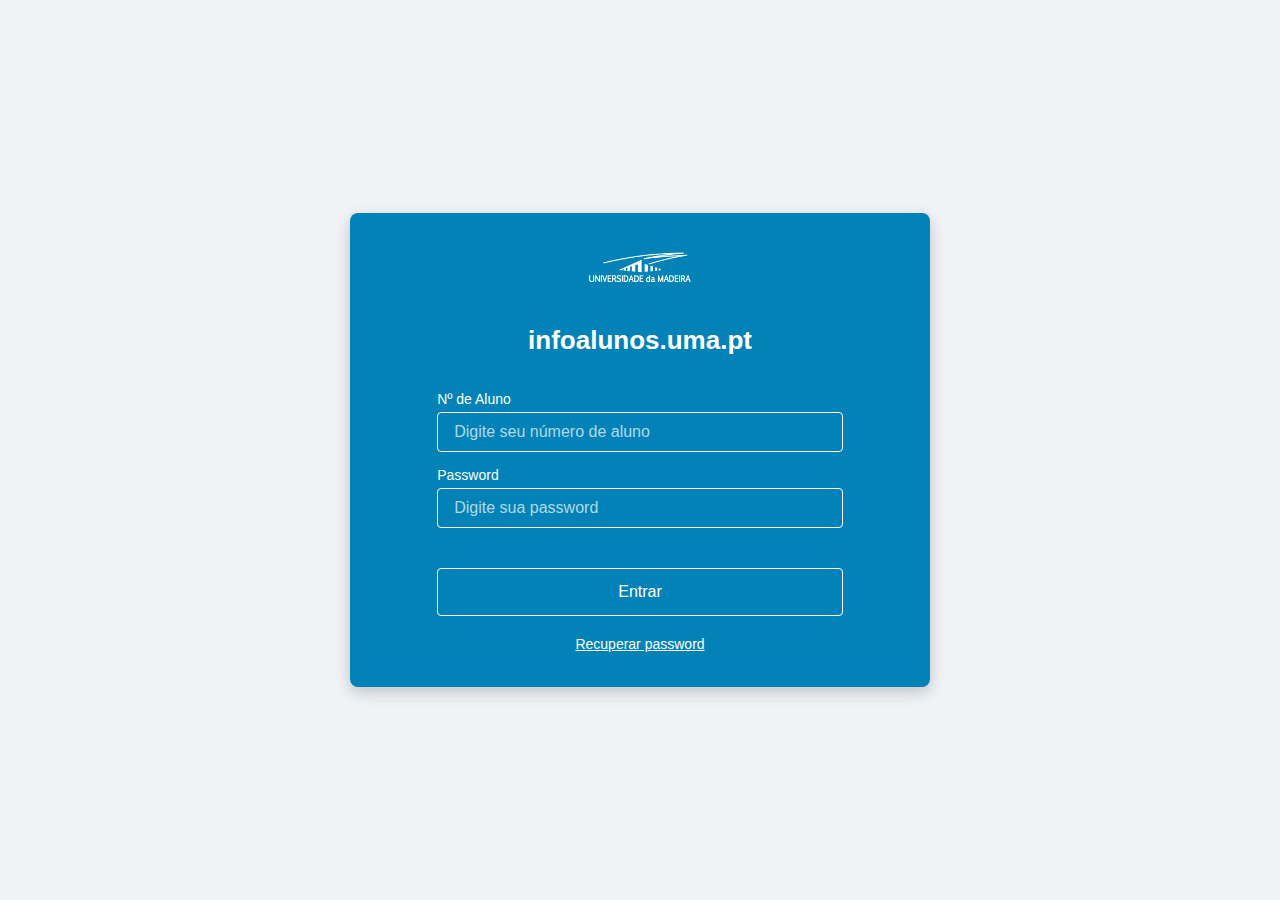
<file: index.html>
<!DOCTYPE html>
<html lang="en">
<head>
  <meta charset="UTF-8" />
  <meta name="viewport" content="width=device-width, initial-scale=1.0" />
  <title>Login - InfoAlunos</title>
  <style>
    * {
      box-sizing: border-box;
    }

    body {
      display: flex;
      justify-content: center;
      align-items: center;
      min-height: 100vh;
      margin: 0;
      background-color: #f0f2f5;
      font-family: Arial, sans-serif;
    }

    .loginbox {
      background-color: #0282b6;
      width: 580px;
      padding: 35px 30px;
      display: flex;
      flex-direction: column;
      align-items: center;
      box-shadow: 0 5px 15px rgba(0,0,0,0.2);
      border-radius: 8px;
    }

    .loginbox img {
      max-width: 120px;
      margin-bottom: 20px;
    }

    .infoalunos {
      color: white;
      margin-bottom: 35px;
      font-weight: bold;
      font-size: 26px;
    }

    .form {
      width: 78%;
      max-width: 460px;
      display: flex;
      flex-direction: column;
    }

    .label {
      color: white;
      font-size: 14px;
      margin-bottom: 5px;
      width: 100%;
    }

    .input {
      padding: 10px 16px;
      width: 100%;
      margin-bottom: 15px;
      font-size: 16px;
      border: 1px solid white;
      border-radius: 4px;
      background-color: transparent;
      color: white;
      transition: 0.3s;
    }

    .input::placeholder {
      color: rgba(255,255,255,0.7);
    }

    .input:focus {
      outline: none;
      background-color: rgba(255,255,255,0.1);
    }

    .entrar {
      padding: 14px 30px;
      width: 100%;
      border: 1px solid white;
      background-color: transparent;
      color: white;
      margin-top: 25px;
      font-size: 16px;
      cursor: pointer;
      border-radius: 4px;
      transition: 0.3s;
    }

    .entrar:hover {
      background-color: white;
      color: #0282b6;
    }

    .pass {
      color: white;
      margin-top: 20px;
      text-decoration: underline;
      font-size: 14px;
    }

    @media (max-width: 650px) {
      .loginbox {
        width: 90%;
        padding: 25px 20px;
      }
      .form {
        width: 100%;
        max-width: none;
      }
    }
  </style>
</head>
<body>
  <div class="loginbox">
    <img src="./logo_uma_branco.png" alt="Logo UMA">
    <h1 class="infoalunos">infoalunos.uma.pt</h1>

    <form class="form" action="pagina_inicial.html" method="GET">
      <label class="label">Nº de Aluno</label>
      <input type="text" class="input" placeholder="Digite seu número de aluno" />

      <label class="label">Password</label>
      <input type="password" class="input" placeholder="Digite sua password" />

      <button class="entrar" type="submit">Entrar</button>

    </form>

    <a class="pass" href="recuperar-password.html">Recuperar password</a>
  </div>
</body>
</html>
</file>
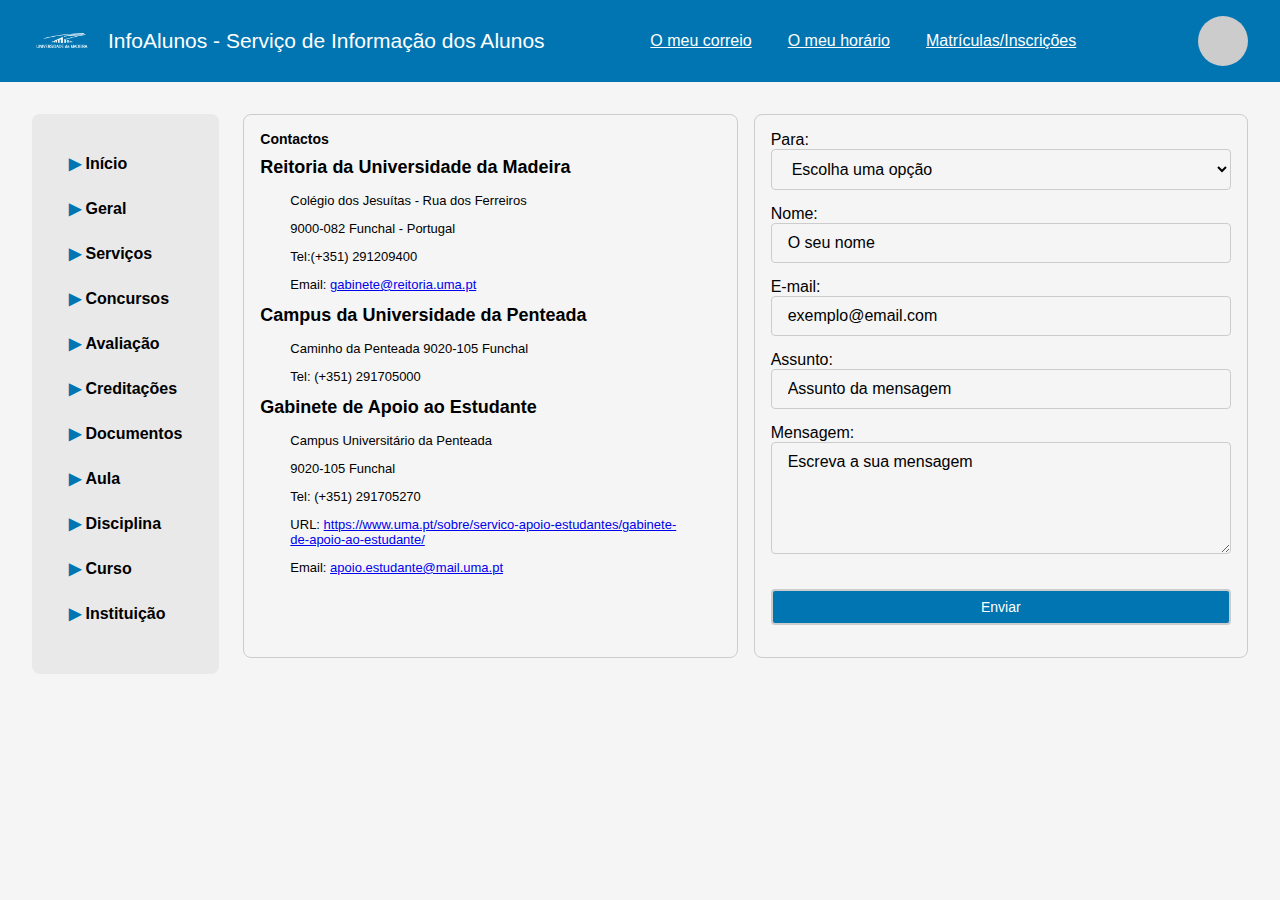
<file: ajuda.html>
<!DOCTYPE html>
<html lang="pt">
<head>
    <meta charset="UTF-8" />
    <meta name="viewport" content="width=device-width, initial-scale=1.0" />
    <title>InfoAlunos - Página Inicial</title>
    <link rel="stylesheet" href="dark-mode.css" />
    <link rel="stylesheet" href="styles.css" />
    <link rel="stylesheet" href="topbar.css" />
    <link rel="stylesheet" href="layout.css" />
</head>
<body>
    <div class="top-bar">
        <div class="top-left">
            <img src="logo_uma_branco.png" alt="Logo UMA" />
            <h1>InfoAlunos - Serviço de Informação dos Alunos</h1>
        </div>
        <div class="user-options">
            <a href="#">O meu correio</a>
            <a href="#">O meu horário</a>
            <a href="#">Matrículas/Inscrições</a>
        </div>    
        <div class="user-photo"></div>
    </div>
    <input type="checkbox" id="menu-toggle" hidden>
    <label for="menu-toggle" class="menu-btn">☰ Menu</label>
    <label for="menu-toggle" class="overlay"></label>
    <div class="container">
        <div class="sidebar">
            <details>
                <summary>Início</summary>
            </details>
            <details>
                <summary>Geral</summary>
                <ul>
                    <li>Processos</li>
                    <li>Dados pessoais</li>
                    <li>Privacidade</li>
                    <li>Ajuda</li>
                </ul>
            </details>
            <details>
                <summary>Serviços</summary>
                <ul>
                    <li>Pagamentos</li>
                    <li>Matrículas/Inscrições</li>
                    <li>Inscrição em turmas</li>
                    <li>Requerimentos</li>
                    <li>Cartão universitário</li>
                    <li>SASUMa - Bolsas</li>
                </ul>
            </details>
            <details>
                <summary>Concursos</summary>
                <ul>
                    <li>Candidaturas</li>
                </ul>
            </details>
            <details>
                <summary>Avaliação</summary>
                <ul>
                    <li>Pautas</li>
                    <li>Reclamação de nota</li>
                    <li>Inquéritos</li>
                    <li>Resultados de inquéritos</li>
                    <li>Inquérito RAIDES</li>
                </ul>
            </details>
            <details>
                <summary>Creditações</summary>
                <ul>
                    <li>Lista de processos</li>
                    <li>Novo processo</li>
                </ul>
            </details>
            <details>
                <summary>Documentos</summary>
                <ul>
                    <li>Académicos</li>
                    <li>Declarações</li>
                </ul>
            </details>
            <details>
                <summary>Aula</summary>
                <ul>
                    <li>Calendário</li>
                    <li>Sumários</li>
                </ul>
            </details>
            <details>
                <summary>Disciplina</summary>
                <ul>
                    <li>Ficha</li>
                    <li>Programa</li>
                    <li>Ficheiros</li>
                </ul>
            </details>
            <details>
                <summary>Curso</summary>
                <ul>
                    <li>Ficha curricular</li>
                    <li>Horários</li>
                    <li>Histórico de matrículas/inscrições</li>
                    <li>Histórico de disciplinas aprovadas</li>
                    <li>Transição para Bolonha</li>
                    <li>Plano de conclusão</li>
                    <li>Quadro de prescrição</li>
                    <li>Atividades académicas do aluno</li>
                </ul>
            </details>
            <details>
                <summary>Instituição</summary>
                <ul>
                    <li>Estrutura orgânica</li>
                </ul>
            </details>
        </div>
        <div class="main">
            <div class="row">
                <div class="box">
                    <div>
                        <p style="margin: 0; font-size: 14px;"><strong>Contactos</strong></p>
                        <h2 style="margin-top: 10px;">Reitoria da Universidade da Madeira</h2>
                    </div>
                    <div class="text">
                        <p>Colégio dos Jesuítas - Rua dos Ferreiros</p>
                        <p>9000-082 Funchal - Portugal</p>
                        <p>Tel:(+351) 291209400</p>
                        <p>Email: <a href="mailto:gabinete@reitoria.uma.pt">gabinete@reitoria.uma.pt</a></p>
                    </div>
                    <div>
                        <h2 style="margin-top: 10px;">Campus da Universidade da Penteada</h2>
                    </div>
                    <div class="text">
                        <p>Caminho da Penteada 9020-105 Funchal</p>
                        <p>Tel: (+351) 291705000</p>
                    </div>
                    <div>
                        <h2 style="margin-top: 10px;">Gabinete de Apoio ao Estudante</h2>
                    </div>
                    <div class="text">
                        <p>Campus Universitário da Penteada</p>
                        <p>9020-105 Funchal</p>
                        <p>Tel: (+351) 291705270</p>
                        <p>URL: <a href="https://www.uma.pt/sobre/servico-apoio-estudantes/gabinete-de-apoio-ao-estudante/" target="_blank">https://www.uma.pt/sobre/servico-apoio-estudantes/gabinete-de-apoio-ao-estudante/</a></p>
                        <p>Email: <a href="mailto:apoio.estudante@mail.uma.pt">apoio.estudante@mail.uma.pt</a></p>
                    </div>  
                </div>
                <div class="box">
                    <div>
                        <div class="">
                            <label>Para:</label>
                            <select class="input-sólido">
                                <option value="" disabled selected>Escolha uma opção</option>
                                <option value="opcao1">Gabinete de Apoio ao Estudante</option>
                            </select>

                            <label>Nome:</label>
                            <input type="text" class="input-sólido" placeholder="O seu nome">

                            <label>E-mail:</label>
                            <input type="email" class="input-sólido" placeholder="exemplo@email.com">

                            <label>Assunto:</label>
                            <input type="text" class="input-sólido" placeholder="Assunto da mensagem">
                        </div>
                    
                        <div>
                            <label>Mensagem:</label>
                            <textarea class="input-sólido" rows="5" placeholder="Escreva a sua mensagem" style="font-family: Arial, Helvetica, sans-serif;"></textarea>
                        </div>
                        <div>
                            <button class="btn" style="width: 100%;">Enviar</button>
                        </div>
                    </div>
                </div>
            </div>
        </div>
    </div>
</body>
</html>
</file>
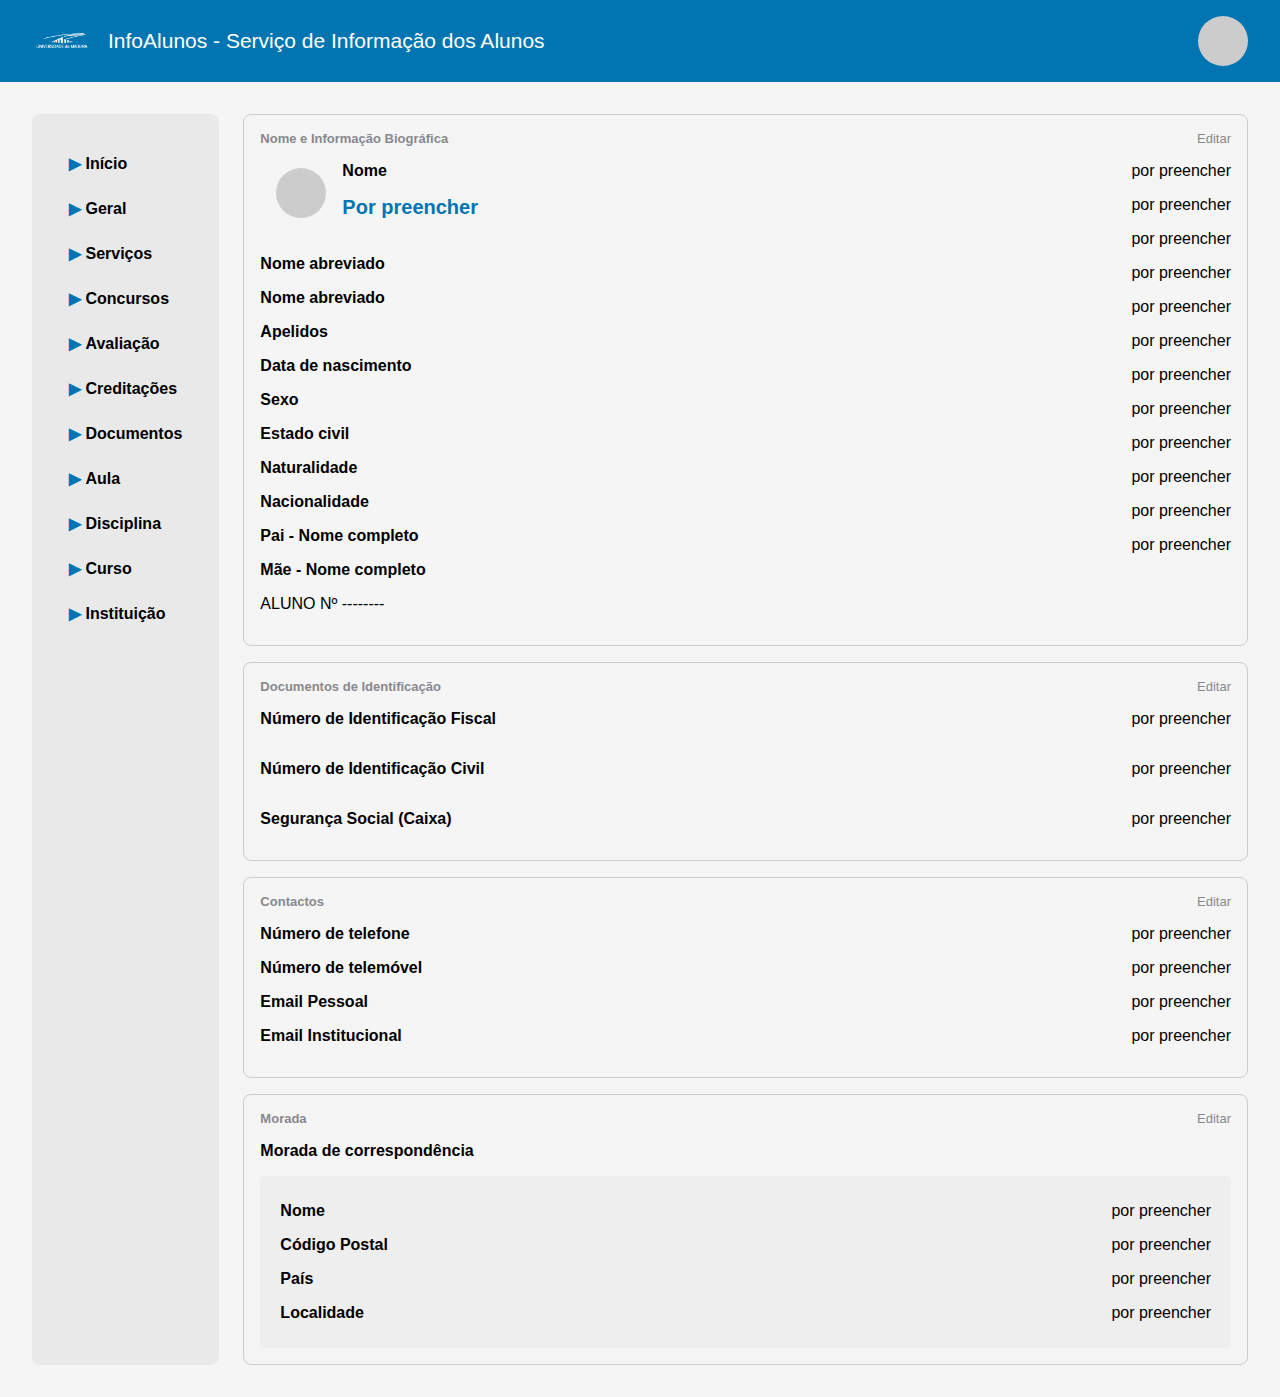
<file: dados-pessoais.html>
<!DOCTYPE html>
<html lang="en">
<head>
    <meta charset="UTF-8">
    <meta name="viewport" content="width=device-width, initial-scale=1.0">
    <title>Document</title>
    <link rel="stylesheet" href="topbar.css" />
    <link rel="stylesheet" href="dark-mode.css" />
    <link rel="stylesheet" href="styles.css" />
    <link rel="stylesheet" href="layout.css" />
</head>
<body>
    <div class="top-bar">
        <div class="top-left">
            <img src="logo_uma_branco.png" alt="Logo UMA" />
            <h1>InfoAlunos - Serviço de Informação dos Alunos</h1>
        </div>
        <div class="user-photo"></div>
    </div>
    <input type="checkbox" id="menu-toggle" hidden>
    <label for="menu-toggle" class="menu-btn">☰ Menu</label>
    <label for="menu-toggle" class="overlay"></label>
    <div class="container">
        <div class="sidebar">
            <details>
                <summary>Início</summary>
            </details>
            <details>
                <summary>Geral</summary>
                <ul>
                    <li>Processos</li>
                    <li>Dados pessoais</li>
                    <li>Privacidade</li>
                    <li>Ajuda</li>
                </ul>
            </details>
            <details>
                <summary>Serviços</summary>
                <ul>
                    <li>Pagamentos</li>
                    <li>Matrículas/Inscrições</li>
                    <li>Inscrição em turmas</li>
                    <li>Requerimentos</li>
                    <li>Cartão universitário</li>
                    <li>SASUMa - Bolsas</li>
                </ul>
            </details>
            <details>
                <summary>Concursos</summary>
                <ul>
                    <li>Candidaturas</li>
                </ul>
            </details>
            <details>
                <summary>Avaliação</summary>
                <ul>
                    <li>Pautas</li>
                    <li>Reclamação de nota</li>
                    <li>Inquéritos</li>
                    <li>Resultados de inquéritos</li>
                    <li>Inquérito RAIDES</li>
                </ul>
            </details>
            <details>
                <summary>Creditações</summary>
                <ul>
                    <li>Lista de processos</li>
                    <li>Novo processo</li>
                </ul>
            </details>
            <details>
                <summary>Documentos</summary>
                <ul>
                    <li>Académicos</li>
                    <li>Declarações</li>
                </ul>
            </details>
            <details>
                <summary>Aula</summary>
                <ul>
                    <li>Calendário</li>
                    <li>Sumários</li>
                </ul>
            </details>
            <details>
                <summary>Disciplina</summary>
                <ul>
                    <li>Ficha</li>
                    <li>Programa</li>
                    <li>Ficheiros</li>
                </ul>
            </details>
            <details>
                <summary>Curso</summary>
                <ul>
                    <li>Ficha curricular</li>
                    <li>Horários</li>
                    <li>Histórico de matrículas/inscrições</li>
                    <li>Histórico de disciplinas aprovadas</li>
                    <li>Transição para Bolonha</li>
                    <li>Plano de conclusão</li>
                    <li>Quadro de prescrição</li>
                    <li>Atividades académicas do aluno</li>
                </ul>
            </details>
            <details>
                <summary>Instituição</summary>
                <ul>
                    <li>Estrutura orgânica</li>
                </ul>
            </details>
        </div>
        <div class="main">
                <div class="box">
                    <div class="box-header">
                        <span>Nome e Informação Biográfica</span>
                        <a href="#" class="edit">Editar</a>              
                    </div>

                    <div class="box-content">
                        <div>
                            <div>
                                <div class="row" style="align-items:center; ">
                                    <div class="user-photo" ></div>
                                    <div>
                                        <p><strong>Nome</strong></p>
                                        <p style="color: var(--primary); font-size: 20px; margin-top: 0;"><strong>Por preencher</strong></p>
                                    </div>
                                    
                                </div>
                                <p><strong>Nome abreviado</strong></p>
                                <p><strong>Nome abreviado</strong></p>    
                                <p><strong>Apelidos</strong></p>
                                <p><strong>Data de nascimento</strong></p>
                                <p><strong>Sexo</strong></p>
                                <p><strong>Estado civil</strong></p>
                                <p><strong>Naturalidade</strong></p>
                                <p><strong>Nacionalidade</strong></p>
                                <p><strong>Pai - Nome completo</strong></p>
                                <p><strong>Mãe - Nome completo</strong></p>
                                <p>ALUNO Nº --------</p>
                            </div>
                        </div>
                        <div>
                            <p>por preencher</p>
                            <p>por preencher</p>
                            <p>por preencher</p>
                            <p>por preencher</p>
                            <p>por preencher</p>
                            <p>por preencher</p>
                            <p>por preencher</p>
                            <p>por preencher</p>
                            <p>por preencher</p>
                            <p>por preencher</p>
                            <p>por preencher</p>
                            <p>por preencher</p>
                        </div>
                    </div>
                </div>
                <div class="box" style="margin-top:16px;">
                    <div class="box-header">
                        <span>Documentos de Identificação</span>
                        <a href="#" class="edit">Editar</a>              
                    </div>

                    <div >
                        <div class="box-content" >
                            <p><strong>Número de Identificação Fiscal</strong></p>
                            <div>
                                <p>por preencher</p>
                            </div>
                        </div>


                        <div class="box-content">
                            <p><strong>Número de Identificação Civil</strong></p>
                            <div>
                                <p>por preencher</p>
                            </div>
                        </div>
                        <div class="box-content">
                            <div>
                                <p><strong>Segurança Social (Caixa)</strong></p>  
                            </div>
                            <div>
                                <p>por preencher</p>
                            </div>
                        </div>
                    </div>
                </div>

                <div class="box" style="margin-top:16px;">
                    <div class="box-header">
                        <span>Contactos</span>
                        <a href="#" class="edit">Editar</a>              
                    </div>

                    <div class="box-content">
                        <div>
                            <p><strong>Número de telefone</strong></p>
                            <p><strong>Número de telemóvel</strong></p>
                            <p><strong>Email Pessoal</strong></p>
                            <p><strong>Email Institucional</strong></p>
                        </div>
                        <div>
                            <p>por preencher</p>
                            <p>por preencher</p>
                            <p>por preencher</p>
                            <p>por preencher</p>
                        
                        </div>
                    </div>
                </div>
                <div class="box" style="margin-top:16px;">
                    <div class="box-header">
                        <span>Morada</span>
                        <a href="#" class="edit">Editar</a>              
                    </div>
                    <div>
                        <p><strong>Morada de correspondência</strong></p>
                    </div>

                    <div class="box-color box-content">
                        <div>
                            <p><strong>Nome</strong></p>
                            <p><strong>Código Postal</strong></p>
                            <p><strong>País</strong></p>
                            <p><strong>Localidade</strong></p>
                        </div>
                        <div>
                            <p>por preencher</p>
                            <p>por preencher</p>
                            <p>por preencher</p>
                            <p>por preencher</p>
                        </div>
                    </div>
                </div>
            </div>
        </div>
    </div>
</body>
</html>
</file>
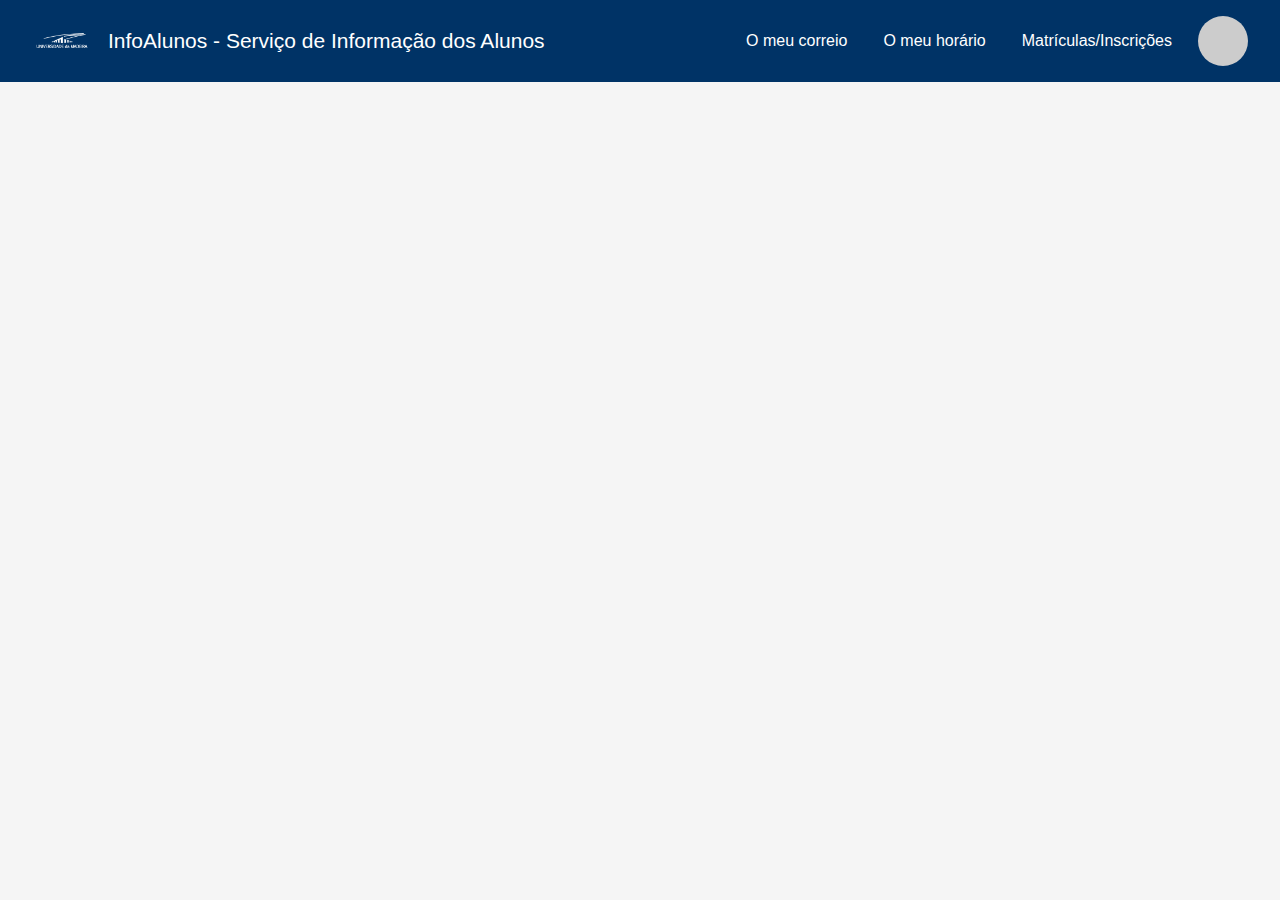
<file: navbar.html>
<!DOCTYPE html>
<html lang="pt">
<head>
<meta charset="UTF-8" />
<meta name="viewport" content="width=device-width, initial-scale=1.0" />
<title>Navbar InfoAlunos</title>

<style>
    * {
        box-sizing: border-box;
    }

    body {
        margin: 0;
        font-family: Arial, sans-serif;
        background: #f5f5f5;
    }

    .top-bar {
        width: 100%;
        display: flex;
        align-items: center;
        justify-content: space-between;
        padding: 16px 32px;
        background-color: #003366;
        color: #fff;
    }

    .top-left {
        display: flex;
        align-items: center;
        gap: 16px;
    }

    .top-left img {
        width: 60px;
    }

    .top-left h1 {
        font-size: 21px;
        font-weight: 400;
        margin: 0;
    }

    .user-options {
        display: flex;
        gap: 16px;
    }

    .user-options a {
        padding: 5px 10px;
        color: #fff;
        text-decoration: none;
        transition: background 0.2s ease;
        border-radius: 4px;
    }

    .user-options a:hover {
        background: rgba(255, 255, 255, 0.15);
    }

    .user-photo {
        width: 50px;
        height: 50px;
        border-radius: 50%;
        background-color: #ccc;
        margin-left: 16px;
    }
</style>
</head>

<body>

    <div class="top-bar">
        <div class="top-left">
            <img src="logo_uma_branco.png" alt="Logo UMA" />
            <h1>InfoAlunos - Serviço de Informação dos Alunos</h1>
        </div>

        <div style="display:flex; align-items:center;">
            <div class="user-options">
                <a href="#">O meu correio</a>
                <a href="#">O meu horário</a>
                <a href="#">Matrículas/Inscrições</a>
            </div>

            <div class="user-photo"></div>
        </div>
    </div>

</body>
</html>
</file>
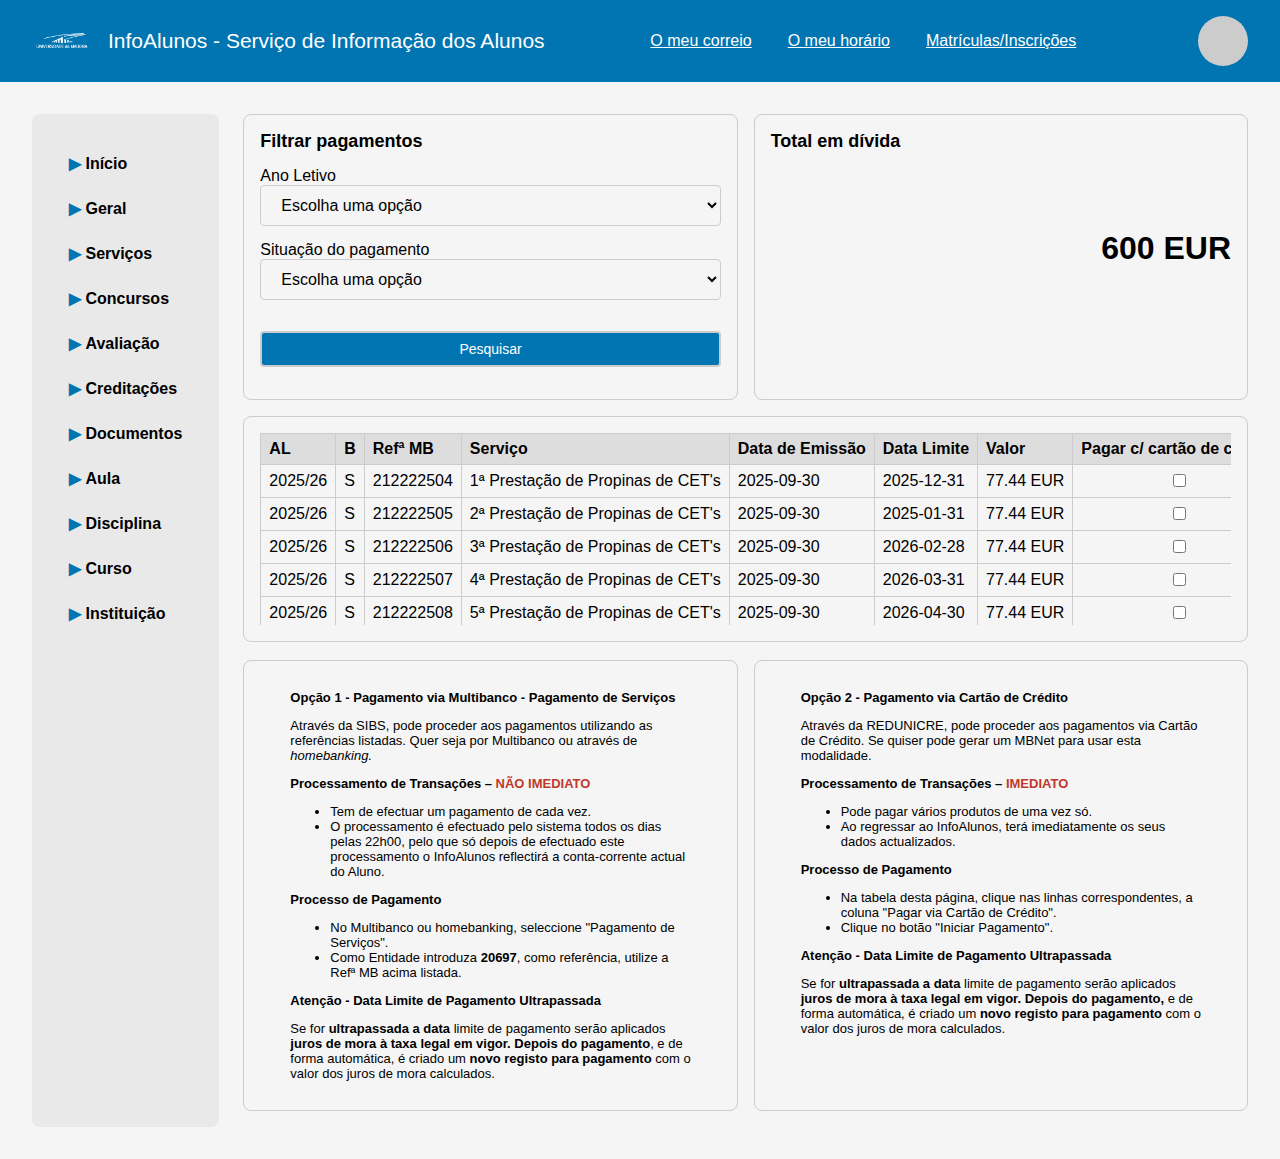
<file: pagamentos.html>
<!DOCTYPE html>
<html lang="pt">
<head>
    <meta charset="UTF-8" />
    <meta name="viewport" content="width=device-width, initial-scale=1.0" />
    <title>InfoAlunos - Página Inicial</title>
    <link rel="stylesheet" href="dark-mode.css" />
    <link rel="stylesheet" href="styles.css" />
    <link rel="stylesheet" href="topbar.css" />
    <link rel="stylesheet" href="layout.css" />
</head>
<body>
    <div class="top-bar">
        <div class="top-left">
            <img src="logo_uma_branco.png" alt="Logo UMA" />
            <h1>InfoAlunos - Serviço de Informação dos Alunos</h1>
        </div>
        <div class="user-options">
            <a href="#">O meu correio</a>
            <a href="#">O meu horário</a>
            <a href="#">Matrículas/Inscrições</a>
        </div>    
        <div class="user-photo"></div>
    </div>
    <input type="checkbox" id="menu-toggle" hidden>
    <label for="menu-toggle" class="menu-btn">☰ Menu</label>
    <label for="menu-toggle" class="overlay"></label>
    <div class="container">
        <div class="sidebar">
            <details>
                <summary>Início</summary>
            </details>
            <details>
                <summary>Geral</summary>
                <ul>
                    <li>Processos</li>
                    <li>Dados pessoais</li>
                    <li>Privacidade</li>
                    <li>Ajuda</li>
                </ul>
            </details>
            <details>
                <summary>Serviços</summary>
                <ul>
                    <li>Pagamentos</li>
                    <li>Matrículas/Inscrições</li>
                    <li>Inscrição em turmas</li>
                    <li>Requerimentos</li>
                    <li>Cartão universitário</li>
                    <li>SASUMa - Bolsas</li>
                </ul>
            </details>
            <details>
                <summary>Concursos</summary>
                <ul>
                    <li>Candidaturas</li>
                </ul>
            </details>
            <details>
                <summary>Avaliação</summary>
                <ul>
                    <li>Pautas</li>
                    <li>Reclamação de nota</li>
                    <li>Inquéritos</li>
                    <li>Resultados de inquéritos</li>
                    <li>Inquérito RAIDES</li>
                </ul>
            </details>
            <details>
                <summary>Creditações</summary>
                <ul>
                    <li>Lista de processos</li>
                    <li>Novo processo</li>
                </ul>
            </details>
            <details>
                <summary>Documentos</summary>
                <ul>
                    <li>Académicos</li>
                    <li>Declarações</li>
                </ul>
            </details>
            <details>
                <summary>Aula</summary>
                <ul>
                    <li>Calendário</li>
                    <li>Sumários</li>
                </ul>
            </details>
            <details>
                <summary>Disciplina</summary>
                <ul>
                    <li>Ficha</li>
                    <li>Programa</li>
                    <li>Ficheiros</li>
                </ul>
            </details>
            <details>
                <summary>Curso</summary>
                <ul>
                    <li>Ficha curricular</li>
                    <li>Horários</li>
                    <li>Histórico de matrículas/inscrições</li>
                    <li>Histórico de disciplinas aprovadas</li>
                    <li>Transição para Bolonha</li>
                    <li>Plano de conclusão</li>
                    <li>Quadro de prescrição</li>
                    <li>Atividades académicas do aluno</li>
                </ul>
            </details>
            <details>
                <summary>Instituição</summary>
                <ul>
                    <li>Estrutura orgânica</li>
                </ul>
            </details>
        </div>
        <div class="main">
            <div class="row">
                <div class="box">
                    <div>
                        <h2>Filtrar pagamentos</h2>
                        <label>Ano Letivo</label>
                                <select class="input-sólido">
                                    <option value="" disabled selected>Escolha uma opção</option>
                                    <option value="opcao1">2025/26</option>
                                </select>
                    </div>
                    <div>
                        <label>Situação do pagamento</label>
                                <select class="input-sólido">
                                    <option value="" disabled selected>Escolha uma opção</option>
                                    <option value="opcao1">Cancelado</option>
                                    <option value="opcao2">Pagos</option>
                                    <option value="opcao3">Por pagar</option>
                                    <option value="opcao4">Reembolsos</option>
                                    <option value="opcao5">Substituído por prestaçôes</option>
                                </select>
                    </div> 
                    <button class="btn" style="width: 100%;">Pesquisar</button>       
                </div>
                
                <div class="box">
                    <h2>Total em dívida</h2>
                    <h1 style="text-align: right; display: flex; justify-content: flex-end; align-items: center; height: 150px;">600 EUR</h1>
                </div>
            </div>
            <div class="box">
                <div class="scroll-table">
                    
                        <table>
                            <tr>
                                <th>AL</th>
                                <th>B</th>
                                <th>Refª MB</th>
                                <th>Serviço</th>
                                <th>Data de Emissão</th>
                                <th>Data Limite</th>
                                <th>Valor</th>
                                <th>Pagar c/ cartão de crédito</th>
                            </tr>
                            <tr>
                                <td>2025/26</td>
                                <td>S</td>
                                <td>212222504</td>
                                <td>1ª Prestação de Propinas de CET's</td>
                                <td>2025-09-30</td>
                                <td>2025-12-31</td>
                                <td>77.44 EUR</td>
                                <td style="text-align: center; vertical-align: middle;"><input type="checkbox"></td>
                            </tr>
                            <tr>
                                <td>2025/26</td>
                                <td>S</td>
                                <td>212222505</td>
                                <td>2ª Prestação de Propinas de CET's</td>
                                <td>2025-09-30</td>
                                <td>2025-01-31</td>
                                <td>77.44 EUR</td>
                                <td style="text-align: center; vertical-align: middle;"><input type="checkbox"></td>
                            </tr>
                            <tr>
                                <td>2025/26</td>
                                <td>S</td>
                                <td>212222506</td>
                                <td>3ª Prestação de Propinas de CET's</td>
                                <td>2025-09-30</td>
                                <td>2026-02-28</td>
                                <td>77.44 EUR</td>
                                <td style="text-align: center; vertical-align: middle;"><input type="checkbox"></td>
                            </tr>
                            <tr>
                                <td>2025/26</td>
                                <td>S</td>
                                <td>212222507</td>
                                <td>4ª Prestação de Propinas de CET's</td>
                                <td>2025-09-30</td>
                                <td>2026-03-31</td>
                                <td>77.44 EUR</td>
                                <td style="text-align: center; vertical-align: middle;"><input type="checkbox"></td>
                            </tr>
                            <tr>
                                <td>2025/26</td>
                                <td>S</td>
                                <td>212222508</td>
                                <td>5ª Prestação de Propinas de CET's</td>
                                <td>2025-09-30</td>
                                <td>2026-04-30</td>
                                <td>77.44 EUR</td>
                                <td style="text-align: center; vertical-align: middle;"><input type="checkbox"></td>
                            </tr>
                            <tr>
                                <td>2025/26</td>
                                <td>S</td>
                                <td>212222509</td>
                                <td>6ª Prestação de Propinas de CET's</td>
                                <td>2025-09-30</td>
                                <td>2026-05-31</td>
                                <td>77.44 EUR</td>
                                <td style="text-align: center; vertical-align: middle;"><input type="checkbox"></td>
                            </tr>
                            <tr>
                                <td>2025/26</td>
                                <td>S</td>
                                <td>212222510</td>
                                <td>7ª Prestação de Propinas de CET's</td>
                                <td>2025-09-30</td>
                                <td>2026-06-30</td>
                                <td>77.44 EUR</td>
                                <td style="text-align: center; vertical-align: middle;"><input type="checkbox"></td>
                            </tr>
                            <tr>
                                <td>2025/26</td>
                                <td>S</td>
                                <td>212222511</td>
                                <td>8ª Prestação de Propinas de CET's</td>
                                <td>2025-09-30</td>
                                <td>2026-07-31</td>
                                <td>77.44 EUR</td>
                                <td style="text-align: center; vertical-align: middle;"><input type="checkbox"></td>
                            </tr>
                        </table>
                 </div>
            </div>
            <div class="row">
                <div class="box" style="margin-top: 18px;">
                    <div class="text">
                        <p><strong>Opção 1 - Pagamento via Multibanco - Pagamento de Serviços</strong></p>
                        <p>Através da SIBS, pode proceder aos pagamentos utilizando as referências listadas. Quer seja por Multibanco ou através de <em>homebanking.</em></p>
                        <p>
                            <strong>Processamento de Transações –
                                <span style="color: #c0392b;">NÃO IMEDIATO</span>
                            </strong>
                        </p>
                            <ul>
                                <li>Tem de efectuar um pagamento de cada vez.</li>
                                <li>O processamento é efectuado pelo sistema todos os dias pelas 22h00, pelo que só depois de efectuado este processamento o InfoAlunos reflectirá a conta-corrente actual do Aluno.</li>
                            </ul>
                        <p><strong>Processo de Pagamento</strong></p>
                            <ul>
                                <li>No Multibanco ou homebanking, seleccione "Pagamento de Serviços".</li>
                                <li>Como Entidade introduza <strong>20697</strong>, como referência, utilize a Refª MB acima listada.</li>
                            </ul>
                        <p><strong>Atenção - Data Limite de Pagamento Ultrapassada</strong></p>
                        <p>Se for <strong> ultrapassada a data </strong> limite de pagamento serão aplicados <strong> juros de mora à taxa legal em vigor.
                        Depois do pagamento</strong>, e de forma automática, é criado um <strong>novo  registo para pagamento</strong> com o valor dos juros de mora calculados.</p>
                    </div>
                </div>
                <div class="box" style="margin-top: 18px;">
                    <div class="text">
                        <p><strong>Opção 2 - Pagamento via Cartão de Crédito</strong></p>
                        <p>Através da REDUNICRE, pode proceder aos pagamentos via Cartão de Crédito. Se quiser pode gerar um MBNet para usar esta modalidade.</p>
                        <p>
                            <strong>Processamento de Transações –
                                <span style="color: #c0392b;">IMEDIATO</span>
                            </strong>
                        </p>
                        <ul>
                            <li>Pode pagar vários produtos de uma vez só.</li>
                            <li>Ao regressar ao InfoAlunos, terá imediatamente os seus dados actualizados.</li>
                        </ul>
                        <p><strong>Processo de Pagamento</strong></p>
                        <ul>
                            <li>Na tabela desta página, clique nas linhas correspondentes, a coluna "Pagar via Cartão de Crédito".</li>
                            <li>Clique no botão "Iniciar Pagamento".</li>
                        </ul>
                        <p><strong>Atenção - Data Limite de Pagamento Ultrapassada</strong></p>
                        <p>Se for <strong>ultrapassada a data</strong> limite de pagamento serão aplicados <strong> juros de mora à taxa legal em vigor.</strong>
                            <strong>Depois do pagamento,</strong> e de forma automática, é criado um <strong> novo registo para pagamento</strong> com o valor dos juros de mora calculados.</p>
                    
                    </div>   
                </div>

            </div>
        </div>
    </div>
</body>
</html>
</file>
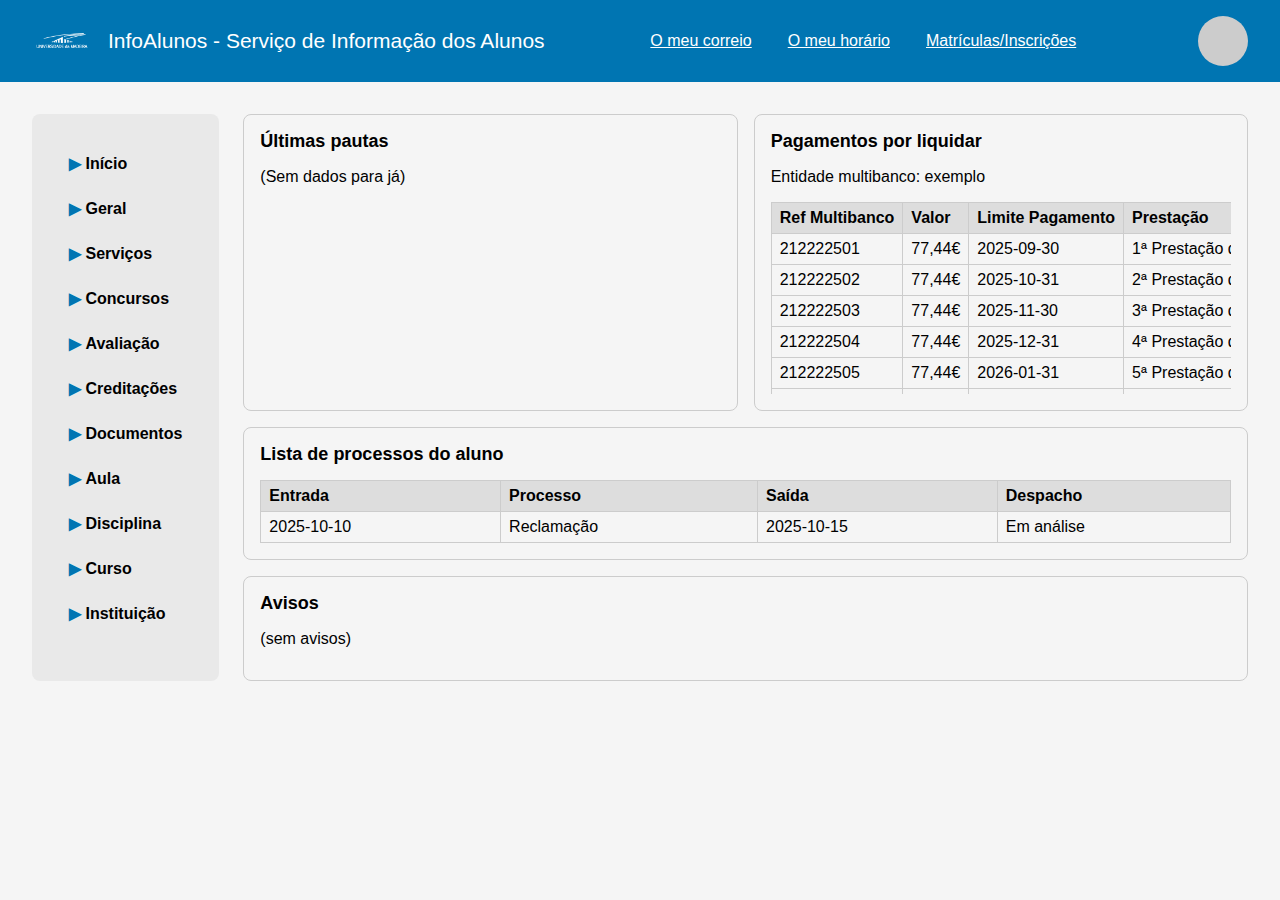
<file: pagina_inicial.html>
<!DOCTYPE html>
<html lang="pt">
<head>
    <meta charset="UTF-8" />
    <meta name="viewport" content="width=device-width, initial-scale=1.0" />
    <title>InfoAlunos - Página Inicial</title>
    <link rel="stylesheet" href="dark-mode.css" />
    <link rel="stylesheet" href="styles.css" />
    <link rel="stylesheet" href="topbar.css" />
    <link rel="stylesheet" href="layout.css" />
</head>
<body>
    <div class="top-bar">
        <div class="top-left">
            <img src="logo_uma_branco.png" alt="Logo UMA" />
            <h1>InfoAlunos - Serviço de Informação dos Alunos</h1>
        </div>
        <div class="user-options">
            <a href="#">O meu correio</a>
            <a href="#">O meu horário</a>
            <a href="#">Matrículas/Inscrições</a>
        </div>    
        <div class="user-photo"></div>
    </div>
    <input type="checkbox" id="menu-toggle" hidden>
    <label for="menu-toggle" class="menu-btn">☰ Menu</label>
    <div class="container">
        <div class="sidebar">
                <details>
                    <summary>Início</summary>
                </details>
                <details>
                    <summary>Geral</summary>
                    <ul>
                        <li>Processos</li>
                        <li>Dados pessoais</li>
                        <li>Privacidade</li>
                        <li>Ajuda</li>
                    </ul>
                </details>
                <details>
                    <summary>Serviços</summary>
                    <ul>
                        <li>Pagamentos</li>
                        <li>Matrículas/Inscrições</li>
                        <li>Inscrição em turmas</li>
                        <li>Requerimentos</li>
                        <li>Cartão universitário</li>
                        <li>SASUMa - Bolsas</li>
                    </ul>
                </details>
                <details>
                    <summary>Concursos</summary>
                    <ul>
                        <li>Candidaturas</li>
                    </ul>
                </details>
                <details>
                    <summary>Avaliação</summary>
                    <ul>
                        <li>Pautas</li>
                        <li>Reclamação de nota</li>
                        <li>Inquéritos</li>
                        <li>Resultados de inquéritos</li>
                        <li>Inquérito RAIDES</li>
                    </ul>
                </details>
                <details>
                    <summary>Creditações</summary>
                    <ul>
                        <li>Lista de processos</li>
                        <li>Novo processo</li>
                    </ul>
                </details>
                <details>
                    <summary>Documentos</summary>
                    <ul>
                        <li>Académicos</li>
                        <li>Declarações</li>
                    </ul>
                </details>
                <details>
                    <summary>Aula</summary>
                    <ul>
                        <li>Calendário</li>
                        <li>Sumários</li>
                    </ul>
                </details>
                <details>
                    <summary>Disciplina</summary>
                    <ul>
                        <li>Ficha</li>
                        <li>Programa</li>
                        <li>Ficheiros</li>
                    </ul>
                </details>
                <details>
                    <summary>Curso</summary>
                    <ul>
                        <li>Ficha curricular</li>
                        <li>Horários</li>
                        <li>Histórico de matrículas/inscrições</li>
                        <li>Histórico de disciplinas aprovadas</li>
                        <li>Transição para Bolonha</li>
                        <li>Plano de conclusão</li>
                        <li>Quadro de prescrição</li>
                        <li>Atividades académicas do aluno</li>
                    </ul>
                </details>
                <details>
                    <summary>Instituição</summary>
                    <ul>
                        <li>Estrutura orgânica</li>
                    </ul>
                </details>
            </ul>
        </div>
        <div class="main">
            <div class="row">
                <div class="box">
                    <h2>Últimas pautas</h2>
                    <p>(Sem dados para já)</p>
                </div>
                <div class="box">
                    <h2>Pagamentos por liquidar</h2>
                    <p>Entidade multibanco: exemplo</p>
                    <div class="scroll-table">
                        <table>
                            <tr>
                                <th>Ref Multibanco</th>
                                <th>Valor</th>
                                <th>Limite Pagamento</th>
                                <th>Prestação</th>
                            </tr>
                            <tr>
                                <td>212222501</td>
                                <td>77,44€</td>
                                <td>2025-09-30</td>
                                <td>1ª Prestação de Propinas de CET's</td>
                            </tr>
                            <tr>
                                <td>212222502</td>
                                <td>77,44€</td>
                                <td>2025-10-31</td>
                                <td>2ª Prestação de Propinas de CET's</td>
                            </tr>
                            <tr>
                                <td>212222503</td>
                                <td>77,44€</td>
                                <td>2025-11-30</td>
                                <td>3ª Prestação de Propinas de CET's</td>
                            </tr>
                            <tr>
                                <td>212222504</td>
                                <td>77,44€</td>
                                <td>2025-12-31</td>
                                <td>4ª Prestação de Propinas de CET's</td>
                            </tr>
                            <tr>
                                <td>212222505</td>
                                <td>77,44€</td>
                                <td>2026-01-31</td>
                                <td>5ª Prestação de Propinas de CET's</td>
                            </tr>
                            <tr>
                                <td>212222506</td>
                                <td>77,44€</td>
                                <td>2026-02-28</td>
                                <td>6ª Prestação de Propinas de CET's</td>
                            </tr>
                            <tr>
                                <td>212222507</td>
                                <td>77,44€</td>
                                <td>2026-03-31</td>
                                <td>7ª Prestação de Propinas de CET's</td>
                            </tr>
                            <tr>
                                <td>212222508</td>
                                <td>77,44€</td>
                                <td>2026-04-30</td>
                                <td>8ª Prestação de Propinas de CET's</td>
                            </tr>
                            <tr>
                                <td>212222509</td>
                                <td>77,44€</td>
                                <td>2026-05-31</td>
                                <td>9ª Prestação de Propinas de CET's</td>
                            </tr>
                            <tr>
                                <td>212222510</td>
                                <td>77,48€</td>
                                <td>2026-06-30</td>
                                <td>10ª Prestação de Propinas de CET's</td>
                            </tr>
                            <tr>
                                <td>212222513</td>
                                <td>15,00€</td>
                                <td>2025-10-13</td>
                                <td>Coima - Até 15 dias seguidos após o termo do prazo</td>
                            </tr>
                            <tr>
                                <td colspan="2" style="text-align:right;font-weight:bold;">Total:</td>
                                <td colspan="2" style="font-weight:bold;">634,56€</td>
                            </tr>
                        </table>
                    </div>
                </div>
            </div>
            <div class="box">
                <h2>Lista de processos do aluno</h2>
                <table>
                    <tr>
                        <th>Entrada</th>
                        <th>Processo</th>
                        <th>Saída</th>
                        <th>Despacho</th>
                    </tr>
                    <tr>
                        <td>2025-10-10</td>
                        <td>Reclamação</td>
                        <td>2025-10-15</td>
                        <td>Em análise</td>
                    </tr>
                </table>
            </div>
            <div class="box" style="margin-top:16px;">
                <h2>Avisos</h2>
                <p>(sem avisos)</p>
            </div>
        </div>
    </div>
</body>
</html>
</file>
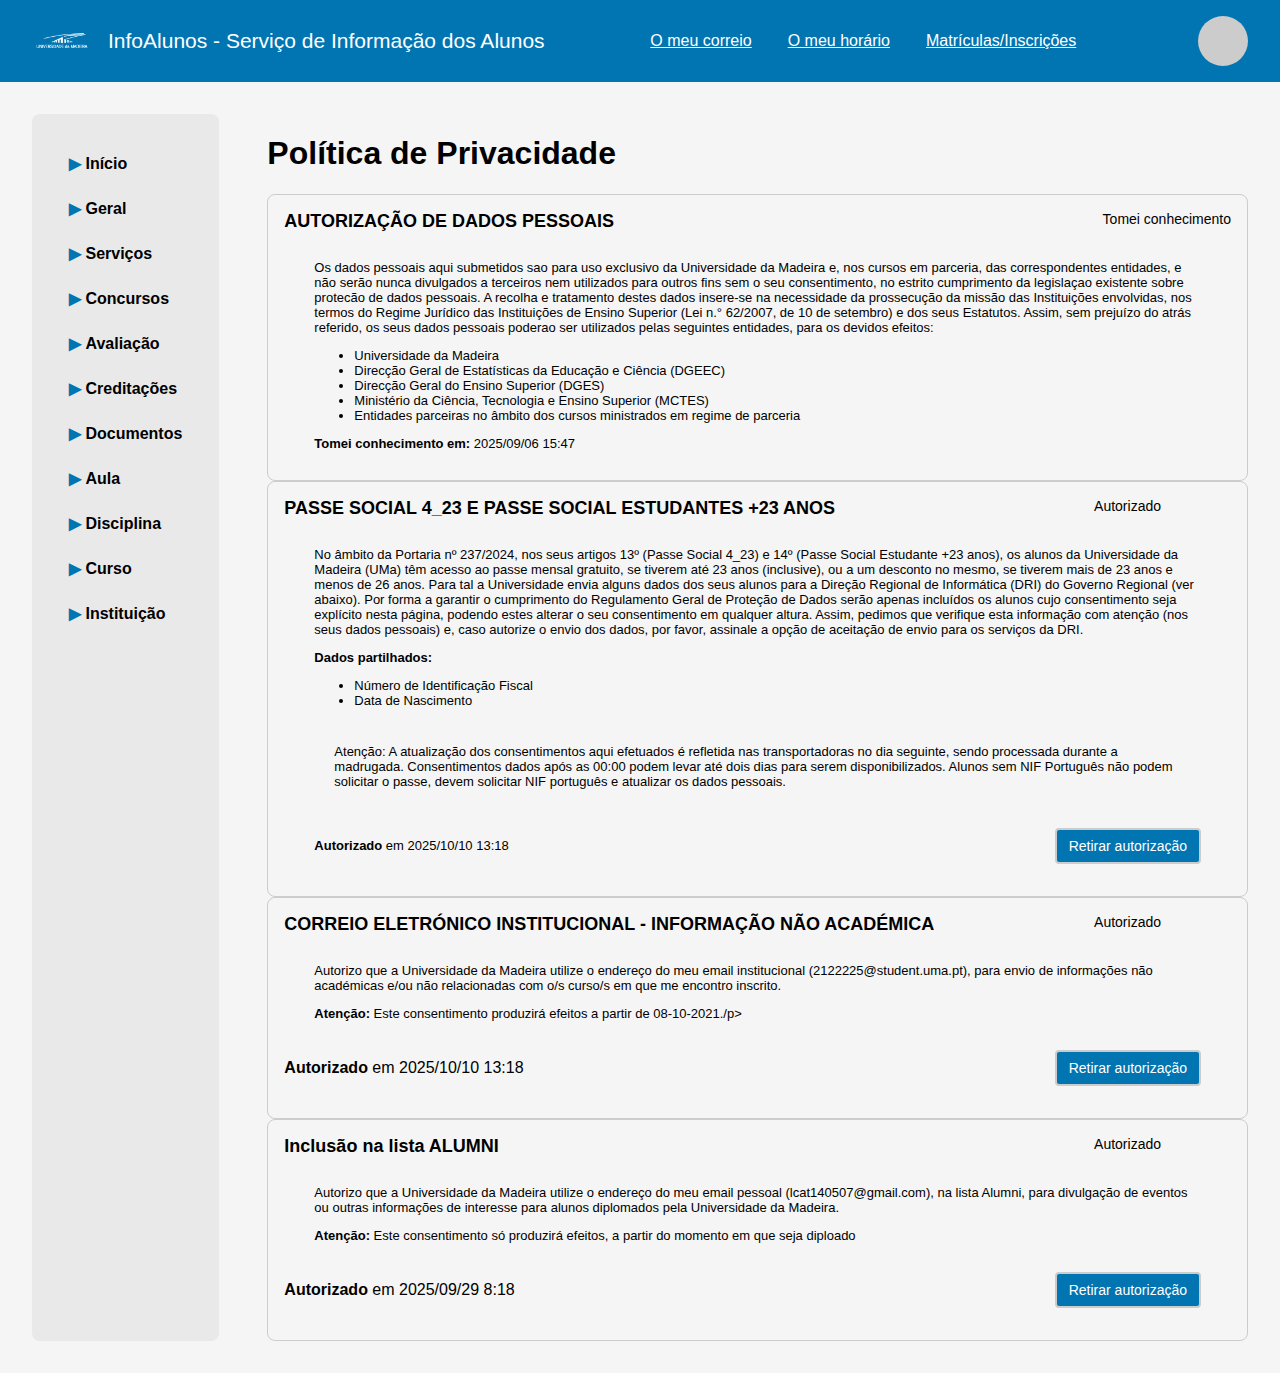
<file: privacidade.html>
<!DOCTYPE html>
<html lang="pt">
<head>
    <meta charset="UTF-8" />
    <meta name="viewport" content="width=device-width, initial-scale=1.0" />
    <title>InfoAlunos - Página Inicial</title>
    <link rel="stylesheet" href="dark-mode.css" />
    <link rel="stylesheet" href="styles.css" />
    <link rel="stylesheet" href="topbar.css" />
    <link rel="stylesheet" href="layout.css" />
</head>
<body>
    <div class="top-bar">
        <div class="top-left">
            <img src="logo_uma_branco.png" alt="Logo UMA" />
            <h1>InfoAlunos - Serviço de Informação dos Alunos</h1>
        </div>
        <div class="user-options">
            <a href="#">O meu correio</a>
            <a href="#">O meu horário</a>
            <a href="#">Matrículas/Inscrições</a>
        </div>    
        <div class="user-photo"></div>
    </div>
    <input type="checkbox" id="menu-toggle" hidden>
    <label for="menu-toggle" class="menu-btn">☰ Menu</label>
    <label for="menu-toggle" class="overlay"></label>
    <div class="container">
        <div class="sidebar">
            <details>
                <summary>Início</summary>
            </details>
            <details>
                <summary>Geral</summary>
                <ul>
                    <li>Processos</li>
                    <li>Dados pessoais</li>
                    <li>Privacidade</li>
                    <li>Ajuda</li>
                </ul>
            </details>
            <details>
                <summary>Serviços</summary>
                <ul>
                    <li>Pagamentos</li>
                    <li>Matrículas/Inscrições</li>
                    <li>Inscrição em turmas</li>
                    <li>Requerimentos</li>
                    <li>Cartão universitário</li>
                    <li>SASUMa - Bolsas</li>
                </ul>
            </details>
            <details>
                <summary>Concursos</summary>
                <ul>
                    <li>Candidaturas</li>
                </ul>
            </details>
            <details>
                <summary>Avaliação</summary>
                <ul>
                    <li>Pautas</li>
                    <li>Reclamação de nota</li>
                    <li>Inquéritos</li>
                    <li>Resultados de inquéritos</li>
                    <li>Inquérito RAIDES</li>
                </ul>
            </details>
            <details>
                <summary>Creditações</summary>
                <ul>
                    <li>Lista de processos</li>
                    <li>Novo processo</li>
                </ul>
            </details>
            <details>
                <summary>Documentos</summary>
                <ul>
                    <li>Académicos</li>
                    <li>Declarações</li>
                </ul>
            </details>
            <details>
                <summary>Aula</summary>
                <ul>
                    <li>Calendário</li>
                    <li>Sumários</li>
                </ul>
            </details>
            <details>
                <summary>Disciplina</summary>
                <ul>
                    <li>Ficha</li>
                    <li>Programa</li>
                    <li>Ficheiros</li>
                </ul>
            </details>
            <details>
                <summary>Curso</summary>
                <ul>
                    <li>Ficha curricular</li>
                    <li>Horários</li>
                    <li>Histórico de matrículas/inscrições</li>
                    <li>Histórico de disciplinas aprovadas</li>
                    <li>Transição para Bolonha</li>
                    <li>Plano de conclusão</li>
                    <li>Quadro de prescrição</li>
                    <li>Atividades académicas do aluno</li>
                </ul>
            </details>
            <details>
                <summary>Instituição</summary>
                <ul>
                    <li>Estrutura orgânica</li>
                </ul>
            </details>
        </div>
        <h1></h1>
        <div class="main">
            <h1>Política de Privacidade</h1>
            <div class="box">
                <div class="box-content">
                    <h2>AUTORIZAÇÃO DE DADOS PESSOAIS</h2>
                    <p style="margin: 0; font-size: 14px;">Tomei conhecimento</p>
                </div>
                <div class="text">
                    <p>
                        Os dados pessoais aqui submetidos sao para uso exclusivo da Universidade da Madeira e, 
                        nos cursos em parceria, das correspondentes entidades, e não serão nunca divulgados a terceiros 
                        nem utilizados para outros fins sem o seu consentimento, no estrito cumprimento da legislaçao existente
                        sobre protecão de dados pessoais. A recolha e tratamento destes dados insere-se na necessidade da prossecução 
                        da missão das Instituições envolvidas, nos termos do Regime Jurídico das Instituições de Ensino Superior 
                        (Lei n.° 62/2007, de 10 de setembro) e dos seus Estatutos. Assim, sem prejuízo do atrás referido, os seus 
                        dados pessoais poderao ser utilizados pelas seguintes entidades, para os devidos efeitos:
                    </p>
                        <ul>
                            <li>Universidade da Madeira</li>
                            <li>Direcção Geral de Estatísticas da Educação e Ciência (DGEEC)</li>
                            <li>Direcção Geral do Ensino Superior (DGES)</li>
                            <li>Ministério da Ciência, Tecnologia e Ensino Superior (MCTES)</li>
                            <li>Entidades parceiras no âmbito dos cursos ministrados em regime de parceria</li>
                        </ul>
                    <p><strong>Tomei conhecimento em:</strong> 2025/09/06 15:47</p>
                </div>
            </div>
            <div class="box">
                <div class="box-content">
                    <h2>PASSE SOCIAL 4_23 E PASSE SOCIAL ESTUDANTES +23 ANOS</h2>
                    <p style="margin: 0; font-size: 14px; margin-right: 70px;">Autorizado</p>
                </div>
                <div class="text">
                    <p>No âmbito da Portaria nº 237/2024, nos seus artigos 13º (Passe Social 4_23) e 
                        14º (Passe Social Estudante +23 anos), os alunos da Universidade da Madeira (UMa) 
                        têm acesso ao passe mensal gratuito, se tiverem até 23 anos (inclusive), ou a um desconto 
                        no mesmo, se tiverem mais de 23 anos e menos de 26 anos. Para tal a Universidade envia alguns
                        dados dos seus alunos para a Direção Regional de Informática (DRI) do Governo Regional (ver abaixo).
                        Por forma a garantir o cumprimento do Regulamento Geral de Proteção de Dados serão apenas incluídos 
                        os alunos cujo consentimento seja explícito nesta página, podendo estes alterar o seu consentimento 
                        em qualquer altura. Assim, pedimos que verifique esta informação com atenção (nos seus dados pessoais) 
                        e, caso autorize o envio dos dados, por favor, assinale a opção de aceitação de envio para os serviços da DRI.</p>
                    <p><strong>Dados partilhados:</strong></p>

                        <ul>
                            <li>Número de Identificação Fiscal</li>
                            <li>Data de Nascimento</li>
                        </ul>
                    <div class="box-color box-content" style="background-color: var(--box); border: 1px solid var(--border-box);">
                        <p>
                            Atenção: A atualização dos consentimentos aqui efetuados é refletida nas transportadoras no dia seguinte, sendo processada
                            durante a madrugada. Consentimentos dados após as 00:00 podem levar até dois dias para serem disponibilizados. Alunos sem
                            NIF Português não podem solicitar o passe, devem solicitar NIF português e atualizar os dados pessoais.
                        </p>
                    </div>
                    <div class="box-content" style="align-items: center;">
                        <p><strong>Autorizado</strong> em 2025/10/10 13:18</p>
                        <button class="btn">Retirar autorização</button>
                    </div>
                </div>
            </div>

            <div class="box">
                <div class="box-content">
                    <h2>CORREIO ELETRÓNICO INSTITUCIONAL - INFORMAÇÃO NÃO ACADÉMICA</h2>
                    <p style="margin: 0; font-size: 14px; margin-right: 70px;">Autorizado</p>
                </div>
                <div class="text">
                    <p>Autorizo que a Universidade da Madeira utilize o endereço do meu email institucional 
                        (2122225@student.uma.pt), para envio de informações não académicas e/ou não relacionadas 
                        com o/s curso/s em que me encontro inscrito.</p>
                    <p><strong>Atenção:</strong> Este consentimento produzirá efeitos a partir de 08-10-2021./p>
                </div>
                <div class="box-content" style="align-items: center;">
                    <p><strong>Autorizado</strong> em 2025/10/10 13:18</p>
                    <button class="btn" style="margin-right: 30px;">Retirar autorização</button>
                </div>
            </div>

            <div class="box">
                <div class="box-content">
                    <h2>Inclusão na lista ALUMNI</h2>
                    <p style="margin: 0; font-size: 14px; margin-right: 70px;">Autorizado</p>
                </div>
                <div class="text">
                    <p>Autorizo que a Universidade da Madeira utilize o endereço do meu email pessoal (lcat140507@gmail.com),
                        na lista Alumni, para divulgação de eventos ou outras informações de interesse para alunos diplomados 
                        pela Universidade da Madeira.</p>
                    <p><strong>Atenção:</strong> Este consentimento só produzirá efeitos, a partir do momento em que seja diploado</p>
                </div>
                <div class="box-content" style="align-items: center;">
                    <p><strong>Autorizado</strong> em 2025/09/29 8:18</p>
                    <button class="btn" style="margin-right: 30px;">Retirar autorização</button>
                </div>
            </div>
        </div>
    </div>
</body>
</html>
</file>
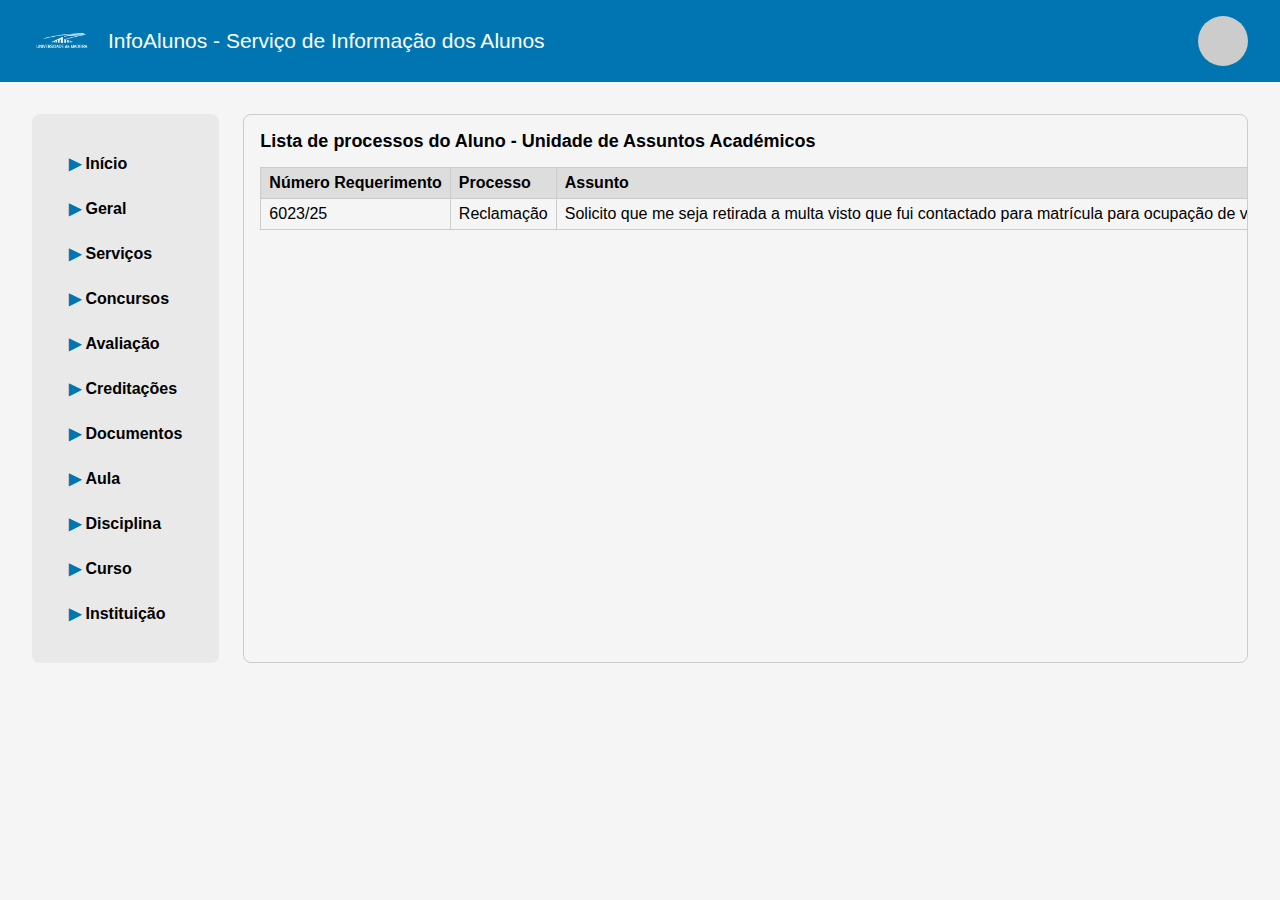
<file: processos.html>
<!DOCTYPE html>
<html lang="en">
<head>
    <meta charset="UTF-8">
    <meta name="viewport" content="width=device-width, initial-scale=1.0">
    <title>Document</title>
    <link rel="stylesheet" href="topbar.css" />
    <link rel="stylesheet" href="dark-mode.css" />
    <link rel="stylesheet" href="styles.css" />
    <link rel="stylesheet" href="layout.css" />
</head>
<body>
    <div class="top-bar">
        <div class="top-left">
            <img src="logo_uma_branco.png" alt="Logo UMA" />
            <h1>InfoAlunos - Serviço de Informação dos Alunos</h1>
        </div>
        <div class="user-photo"></div>
    </div>
    <input type="checkbox" id="menu-toggle" hidden>
    <label for="menu-toggle" class="menu-btn">☰ Menu</label>
    <label for="menu-toggle" class="overlay"></label>
    <div class="container">
        <div class="sidebar">
            <details>
                <summary>Início</summary>
            </details>
            <details>
                <summary>Geral</summary>
                <ul>
                    <li>Processos</li>
                    <li>Dados pessoais</li>
                    <li>Privacidade</li>
                    <li>Ajuda</li>
                </ul>
            </details>
            <details>
                <summary>Serviços</summary>
                <ul>
                    <li>Pagamentos</li>
                    <li>Matrículas/Inscrições</li>
                    <li>Inscrição em turmas</li>
                    <li>Requerimentos</li>
                    <li>Cartão universitário</li>
                    <li>SASUMa - Bolsas</li>
                </ul>
            </details>
            <details>
                <summary>Concursos</summary>
                <ul>
                    <li>Candidaturas</li>
                </ul>
            </details>
            <details>
                <summary>Avaliação</summary>
                <ul>
                    <li>Pautas</li>
                    <li>Reclamação de nota</li>
                    <li>Inquéritos</li>
                    <li>Resultados de inquéritos</li>
                    <li>Inquérito RAIDES</li>
                </ul>
            </details>
            <details>
                <summary>Creditações</summary>
                <ul>
                    <li>Lista de processos</li>
                    <li>Novo processo</li>
                </ul>
            </details>
            <details>
                <summary>Documentos</summary>
                <ul>
                    <li>Académicos</li>
                    <li>Declarações</li>
                </ul>
            </details>
            <details>
                <summary>Aula</summary>
                <ul>
                    <li>Calendário</li>
                    <li>Sumários</li>
                </ul>
            </details>
            <details>
                <summary>Disciplina</summary>
                <ul>
                    <li>Ficha</li>
                    <li>Programa</li>
                    <li>Ficheiros</li>
                </ul>
            </details>
            <details>
                <summary>Curso</summary>
                <ul>
                    <li>Ficha curricular</li>
                    <li>Horários</li>
                    <li>Histórico de matrículas/inscrições</li>
                    <li>Histórico de disciplinas aprovadas</li>
                    <li>Transição para Bolonha</li>
                    <li>Plano de conclusão</li>
                    <li>Quadro de prescrição</li>
                    <li>Atividades académicas do aluno</li>
                </ul>
            </details>
            <details>
                <summary>Instituição</summary>
                <ul>
                    <li>Estrutura orgânica</li>
                </ul>
            </details>
        </div>
        <div class="box">
            <h2>Lista de processos do Aluno - Unidade de Assuntos Académicos</h2>
            <table>
                <tr>
                    <th>Número Requerimento</th>
                    <th>Processo</th>
                    <th>Assunto</th>
                    <th>Data de entrada</th>
                    <th>Despacho</th>
                    <th>Data de saída</th>
                    <th>Observações</th>
                </tr>
                <tr>
                    <td>6023/25</td>
                    <td>Reclamação</td>
                    <td>Solicito que me seja retirada a multa visto que fui contactado para matrícula para ocupação de vaga.</td>
                    <td>15-03-2023</td>
                    <td>Em análise</td>
                    <td>30-03-2023</td>
                    <td>Nenhuma</td>

        
</body>
</html>
</file>
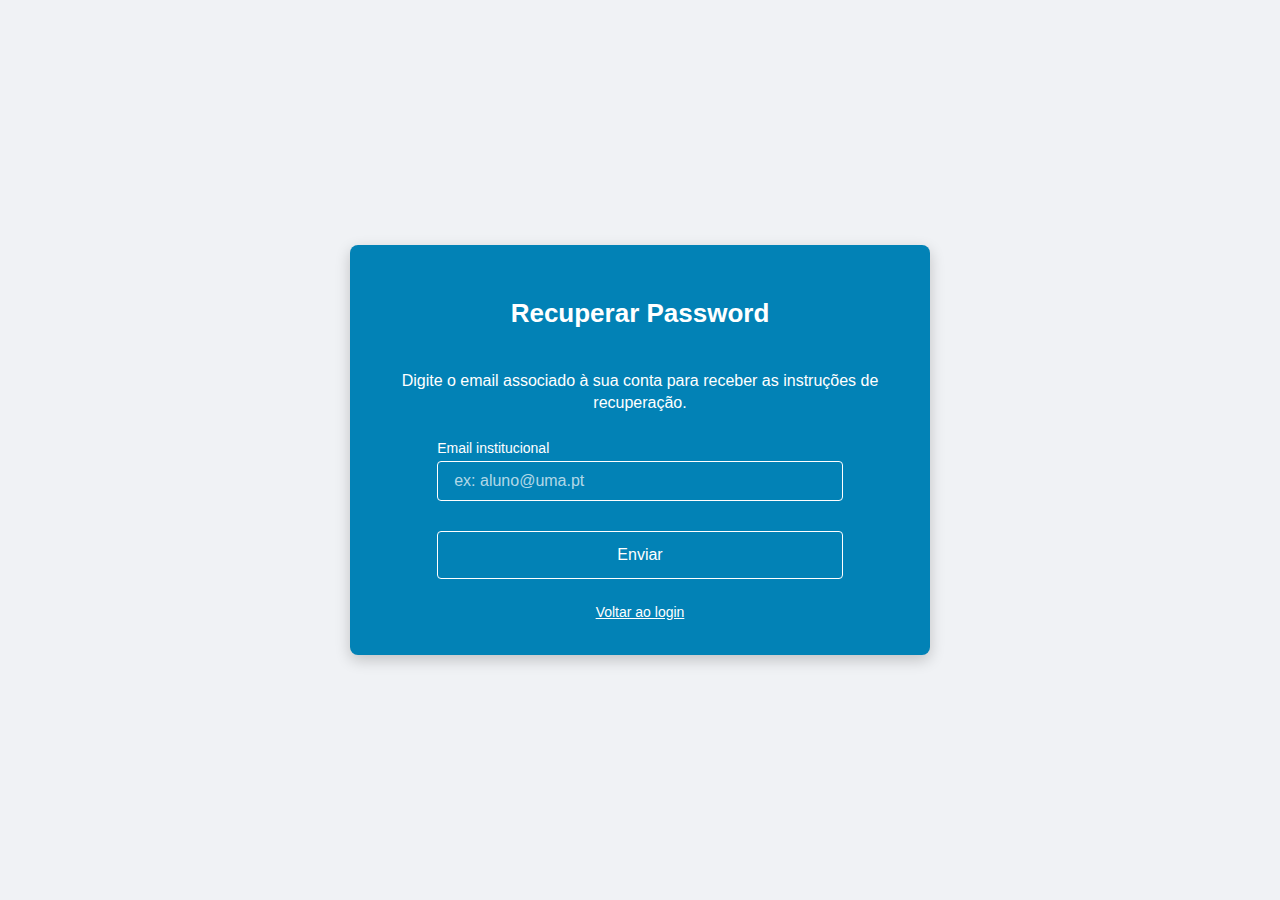
<file: recuperar-password.html>
<!DOCTYPE html>
<html lang="en">
<head>
  <meta charset="UTF-8" />
  <meta name="viewport" content="width=device-width, initial-scale=1.0" />
  <title>Recuperar Password - InfoAlunos</title>

  <style>
    * {
      box-sizing: border-box;
    }

    body {
      display: flex;
      justify-content: center;
      align-items: center;
      min-height: 100vh;
      margin: 0;
      background-color: #f0f2f5;
      font-family: Arial, sans-serif;
    }

    .loginbox {
      background-color: #0282b6;
      width: 580px;
      padding: 35px 30px;
      display: flex;
      flex-direction: column;
      align-items: center;
      box-shadow: 0 5px 15px rgba(0,0,0,0.2);
      border-radius: 8px;
    }

    .infoalunos {
      color: white;
      margin-bottom: 25px;
      font-weight: bold;
      font-size: 26px;
    }

    .text {
      color: white;
      font-size: 16px;
      margin-bottom: 25px;
      text-align: center;
      line-height: 1.4;
    }

    .form {
      width: 78%;
      max-width: 460px;
      display: flex;
      flex-direction: column;
    }

    .label {
      color: white;
      font-size: 14px;
      margin-bottom: 5px;
      width: 100%;
    }

    .input {
      padding: 10px 16px;
      width: 100%;
      margin-bottom: 20px;
      font-size: 16px;
      border: 1px solid white;
      border-radius: 4px;
      background-color: transparent;
      color: white;
      transition: 0.3s;
    }

    .input::placeholder {
      color: rgba(255,255,255,0.7);
    }

    .input:focus {
      outline: none;
      background-color: rgba(255,255,255,0.1);
    }

    .entrar {
      padding: 14px 30px;
      width: 100%;
      border: 1px solid white;
      background-color: transparent;
      color: white;
      margin-top: 10px;
      font-size: 16px;
      cursor: pointer;
      border-radius: 4px;
      transition: 0.3s;
    }

    .entrar:hover {
      background-color: white;
      color: #0282b6;
    }

    .back {
      color: white;
      margin-top: 25px;
      text-decoration: underline;
      font-size: 14px;
    }

    @media (max-width: 650px) {
      .loginbox {
        width: 90%;
        padding: 25px 20px;
      }
      .form {
        width: 100%;
        max-width: none;
      }
    }
  </style>
</head>

<body>
  <div class="loginbox">
    <h1 class="infoalunos">Recuperar Password</h1>

    <p class="text">
      Digite o email associado à sua conta para receber as instruções de recuperação.
    </p>

    <form class="form">
      <label class="label">Email institucional</label>
      <input type="email" class="input" placeholder="ex: aluno@uma.pt" />

      <button class="entrar">Enviar</button>
    </form>

    <a class="back" href="index.html">Voltar ao login</a>
  </div>
</body>
</html>
</file>
<file: dark-mode.css>
:root {
    --bg: #f5f5f5;
    --text: #000;
    --surface2: #e9e9e9;
    --border: #ccc;
    --primary: #0075B2;
    --table-header: #ddd;
}

@media (prefers-color-scheme: dark) {
    :root {
        --bg: #121212;
        --text: #e5e5e5;
        --surface2: #1f1d1d;
        --border: #ffffff;
        --primary:#004080;
        --table-header: #1f1d1d;  
    }
}
</file>
<file: styles.css>
* {
box-sizing: border-box;
}

body {
    margin: 0;
    background: var(--bg);
    color: var(--text);
    font-family: Arial, sans-serif;
}

.menu-btn {
    display: none;
    cursor: pointer;
    position: fixed;
    font-size: 18px;
    color: #fff;
    background: var(--primary);
    padding: 8px 12px;
    border-radius: 4px;
    margin: 16px;
}

.container {
    display: flex;
    padding: 32px;
    gap: 24px;
}

.sidebar {
    background: var(--surface2);
    padding: 24px;
    border-radius: 8px;
    color: var(--text);
}

.sidebar ul {
    list-style: none;
    padding: 0;
    margin: 0;
}

.sidebar details {
    margin: 6px 0;
}

.sidebar summary {
   padding: 10px 13px;
   font-weight: bold;
   cursor: pointer; 
}

.sidebar summary::marker {
    content: "▶ ";
    color: var(--primary);
}

.sidebar details[open] summary::marker {
    content: "▼ ";
}

.sidebar details ul li {
    padding: 8px 13px;
    margin: 5px 0;
    border-radius: 7px;
    background: var(--surface);
    box-shadow: 0 1px 4px rgba(0, 0, 0, 0.08);
    border: 1px solid var(--border);
    transition: 
    background-color 0.3s ease,
    transform 0.2s ease,
    box-shadow 0.2s ease;
    cursor: pointer; 
}

.sidebar details ul li:hover {
    background-color: rgba(0, 51, 102, 0.1);
    transform: translateX(4px);
    box-shadow: 0 4px 12px rgba(0, 0, 0, 0.15); 
}

.user-options {
        flex-wrap: wrap;
        gap: 8px;
    }
    
.main {
    flex: 1;
    min-width: 0;
}

.row {
    display: flex;
    gap: 16px;
    margin-bottom: 16px;
    flex-wrap: wrap;
}

.box {
    flex: 1;
    background: var(--surface);
    padding: 16px;
    border-radius: 8px;
    color: var(--text);
    overflow-y: auto;
    border: 1px solid var(--border);
}

.box h2 {
    margin-top: 0;
    font-size: 18px;
}

.box-header {
    display: flex;
    justify-content: space-between;
    font-weight: bold;
    font-size: 13px;
    color: #88888F;
}

.edit{
    font-weight: normal;
    font-size: 13px;
    color: #88888F;
    text-decoration: none;
    cursor: pointer;
}

.box-content{
    display: flex;
    justify-content: space-between; 
    color: --var(--text);
}

.box-color {
    background-color: #EEEEEE;
    border-radius: 5px;
    padding: 10px 20px;
}

.text {
    margin: 0 30px;
    max-width: 1100px;
    font-size: 13px;
}

.btn {
    cursor: pointer;    
    font-size: 14px;
    color: #fff;
    background: var(--primary);
    padding: 8px 12px;
    border-radius: 4px;
    margin:16px 0;
    border: 2px solid var(--border);
    margin-top: ;
}

.btn:hover {
    background: #005a99;
    box-shadow: 0 4px 12px rgba(0,0,0,0.2);
}

.scroll-table {
    max-height: 192px;
    overflow-y: auto;
}

table {
    width: 100%;
    border-collapse: collapse;
    background: var(--surface);
    color: var(--text);
    white-space: nowrap;
}

table th, table td {
    border: 1px solid var(--border);
    padding: 8px 12px;
    text-align: left;
    padding: 6px 8px;
}

table th {
   background: var(--table-header);
}



.input-sólido {
  padding: 10px 16px;
  width: 100%;
  margin-bottom: 15px;
  font-size: 16px;
  border: 1px solid var(--border);
  border-radius: 4px;
  background-color: var(--surface);
  color: var(--text);             
  transition: 0.3s;
}

.input-sólido::placeholder {
  color: var(--text);
}

.input-sólido:focus {
  outline: none;
  background-color: var(--surface2);
}
</file>
<file: topbar.css>
.top-bar {
    width: 100%;
    display: flex;
    align-items: center;
    justify-content: space-between;
    padding: 16px 32px;
    background-color: var(--primary);
    color: #fff;
}

.top-left {
    display: flex;
    align-items: center;
    gap: 16px;
}

.top-left img {
    width: 60px;
}

.top-left h1 {
    font-size: 21px;
    font-weight: 400;
    margin: 0;
}

.user-options {
    display: flex;
    gap: 16px;
}

.user-options a {
    padding: 5px 10px;
    color: #fff;
    }

.user-photo {
    width: 50px;
    height: 50px;
    border-radius: 50%;
    background-color: #ccc;
    margin-left: 16px;
}
</file>
<file: layout.css>
@media (max-width: 360px) {

    /* Botão do menu aparece */
    .menu-btn {
        display: inline-block;
    }

    /* Sidebar inicialmente escondido e deslizando da esquerda */
    .sidebar {
        display: none;
        position: fixed;
        top: 0;
        left: 0;
        width: 80%;
        height: 100%;
        background: var(--surface2);
        color: var(--text);
        padding: 16px;
        overflow-y: auto;
        z-index: 1000;
        transform: translateX(-100%);
        transition: transform 0.3s ease;
    }

    /* Checkbox controla se o sidebar aparece */
    #menu-toggle:checked ~ .container .sidebar {
        display: block;
        transform: translateX(0);
    }

    /* Main ocupa 100% da largura */
    .main {
        width: 100%;
        padding: 8px;
    }

    /* Container flex vertical */
    .container {
        flex-direction: column;
        padding: 8px;
        gap: 8px;
    }

    /* Top bar empilhada */
    .top-bar {
        flex-direction: column;
        align-items: flex-start;
        padding: 8px 16px;
    }

    .top-left {
        flex-direction: column;
        align-items: flex-start;
        gap: 8px;
    }

    .top-left img {
        width: 40px;
    }

    .top-left h1 {
        font-size: 16px;
        text-align: left;
    }

    .user-options {
        flex-direction: column;
        gap: 6px;
        margin-top: 8px;
    }

    .user-photo {
        margin-left: 0;
        margin-top: 8px;
        width: 40px;
        height: 40px;
    }

    /* Rows e boxes ficam verticais */
    .row {
        flex-direction: column;
        gap: 12px;
    }

    .box {
        padding: 12px;
        overflow-x: auto;
    }

    /* Tabelas mais compactas */
    table th, table td {
        font-size: 12px;
        padding: 6px;
    }
}
</file>
